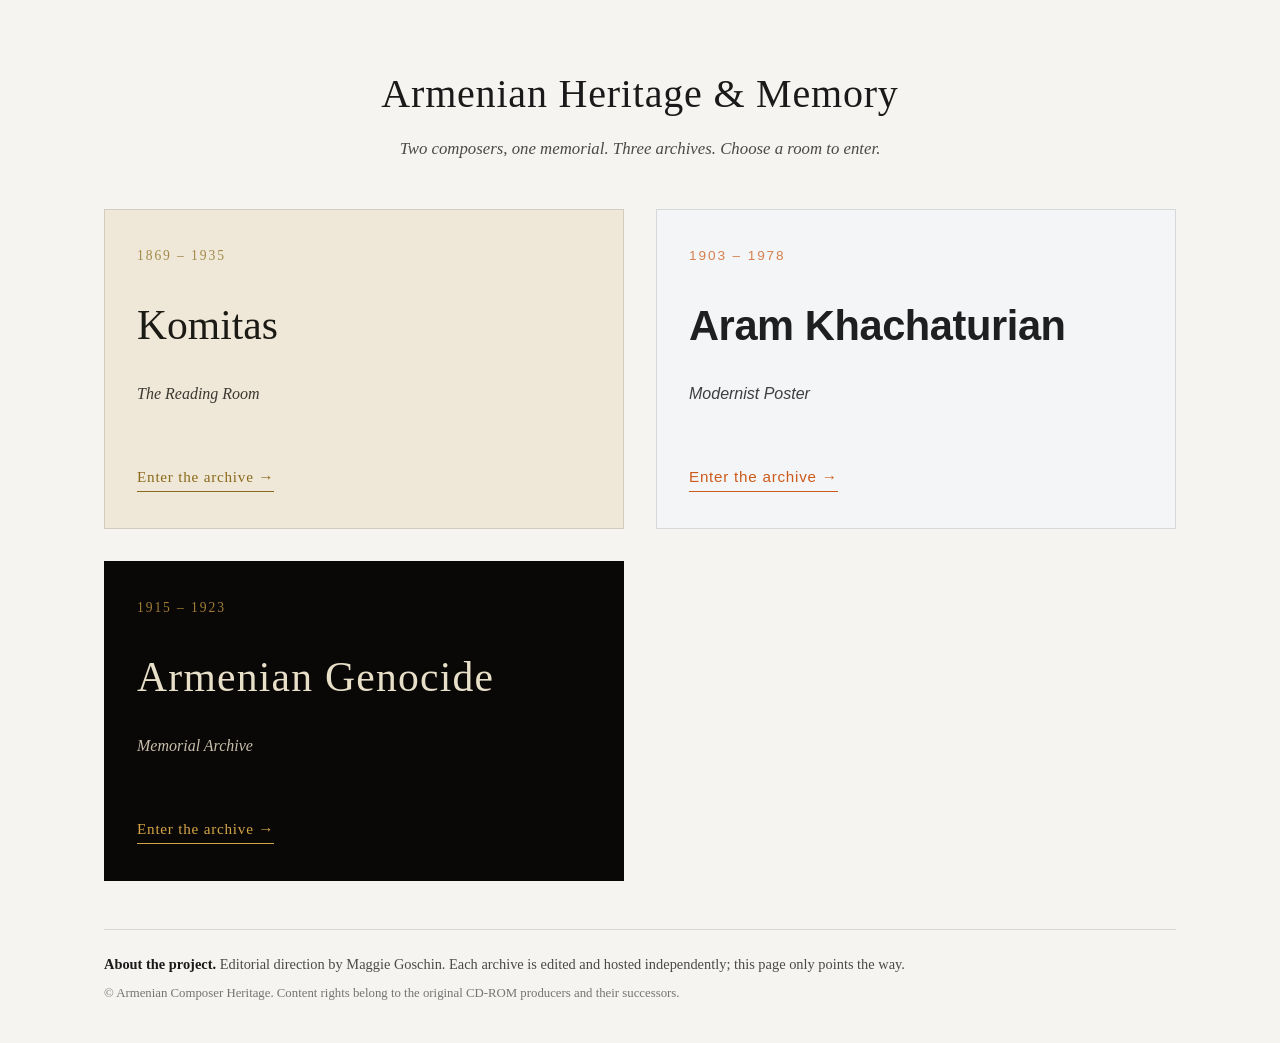
<file: index.html>
<!DOCTYPE html>
<html lang="en">
  <head>
    <meta charset="UTF-8" />
    <meta name="viewport" content="width=device-width, initial-scale=1.0" />
    <title>Armenian Composer Heritage</title>
    <meta
      name="description"
      content="A portal to two separate archives: Komitas and Aram Khachaturian."
    />
    <link rel="stylesheet" href="styles.css" />
  </head>
  <body>
    <main class="portal">
      <header class="portal-header">
        <h1>Armenian Heritage &amp; Memory</h1>
        <p class="lede">
          Two composers, one memorial. Three archives. Choose a room to enter.
        </p>
      </header>

      <section class="tiles" aria-label="Archives">
        <a
          class="tile tile--komitas"
          href="https://gareginchu.github.io/komitas-archive/"
        >
          <span class="tile__eyebrow">1869 &ndash; 1935</span>
          <span class="tile__name">Komitas</span>
          <span class="tile__tagline">The Reading Room</span>
          <span class="tile__cta">Enter the archive &rarr;</span>
        </a>

        <a
          class="tile tile--khachaturian"
          href="https://gareginchu.github.io/khachaturian-archive/"
        >
          <span class="tile__eyebrow">1903 &ndash; 1978</span>
          <span class="tile__name">Aram Khachaturian</span>
          <span class="tile__tagline">Modernist Poster</span>
          <span class="tile__cta">Enter the archive &rarr;</span>
        </a>

        <a
          class="tile tile--genocide"
          href="https://gareginchu.github.io/armenian-genocide-1915-1923/"
        >
          <span class="tile__eyebrow">1915 &ndash; 1923</span>
          <span class="tile__name">Armenian Genocide</span>
          <span class="tile__tagline">Memorial Archive</span>
          <span class="tile__cta">Enter the archive &rarr;</span>
        </a>
      </section>

      <footer class="portal-footer">
        <p class="about">
          <strong>About the project.</strong>
          Editorial direction by Maggie Goschin. Each archive is edited and
          hosted independently; this page only points the way.
        </p>
        <p class="colophon">
          &copy; Armenian Composer Heritage. Content rights belong to the
          original CD-ROM producers and their successors.
        </p>
      </footer>
    </main>
  </body>
</html>
</file>
<file: styles.css>
/* Armenian Composer Heritage - portal stylesheet
 * Deliberately restrained. The portal has no design language of its own;
 * each tile only hints at the destination archive's palette. */

*,
*::before,
*::after {
  box-sizing: border-box;
}

html,
body {
  margin: 0;
  padding: 0;
}

body {
  font-family: Georgia, "Times New Roman", serif;
  background: #f5f4f0;
  color: #1a1a1a;
  line-height: 1.5;
  min-height: 100vh;
  display: flex;
  flex-direction: column;
}

.portal {
  width: 100%;
  max-width: 1120px;
  margin: 0 auto;
  padding: 4rem 1.5rem 2rem;
  display: flex;
  flex-direction: column;
  flex: 1;
}

.portal-header {
  text-align: center;
  margin-bottom: 3rem;
}

.portal-header h1 {
  font-size: clamp(1.75rem, 3.5vw, 2.5rem);
  font-weight: 400;
  letter-spacing: 0.02em;
  margin: 0 0 0.75rem;
}

.lede {
  font-size: 1.05rem;
  color: #4a4a48;
  margin: 0;
  font-style: italic;
}

/* Tile grid */
.tiles {
  display: grid;
  grid-template-columns: 1fr;
  gap: 1.5rem;
  margin: 0 0 3rem;
  flex: 1;
}

@media (min-width: 780px) {
  .tiles {
    grid-template-columns: 1fr 1fr;
    gap: 2rem;
  }
}

.tile {
  display: flex;
  flex-direction: column;
  justify-content: space-between;
  min-height: 320px;
  padding: 2.25rem 2rem;
  text-decoration: none;
  border: 1px solid rgba(0, 0, 0, 0.12);
  transition: transform 180ms ease, box-shadow 180ms ease;
}

.tile:hover,
.tile:focus-visible {
  transform: translateY(-3px);
  box-shadow: 0 12px 32px rgba(0, 0, 0, 0.14);
  outline: none;
}

.tile__eyebrow {
  font-size: 0.85rem;
  letter-spacing: 0.14em;
  text-transform: uppercase;
  opacity: 0.75;
}

.tile__name {
  font-size: clamp(1.9rem, 3.6vw, 2.6rem);
  margin: 0.5rem 0 0.25rem;
  font-weight: 500;
  line-height: 1.1;
}

.tile__tagline {
  font-size: 1rem;
  font-style: italic;
  opacity: 0.85;
  margin-bottom: 2rem;
}

.tile__cta {
  font-size: 0.95rem;
  letter-spacing: 0.05em;
  align-self: flex-start;
  border-bottom: 1px solid currentColor;
  padding-bottom: 2px;
}

/* Komitas tile - bone paper, ink, candle-gold */
.tile--komitas {
  background: #efe8d8;
  color: #1c1a15;
  font-family: "Iowan Old Style", "Palatino Linotype", Palatino, Georgia, serif;
}

.tile--komitas .tile__eyebrow,
.tile--komitas .tile__cta {
  color: #8a6a1a;
}

.tile--komitas .tile__cta {
  border-bottom-color: #8a6a1a;
}

/* Khachaturian tile - cool white, deep charcoal, chalk-orange */
.tile--khachaturian {
  background: #f4f5f6;
  color: #1d1f21;
  font-family: "Helvetica Neue", Helvetica, Arial, sans-serif;
}

.tile--khachaturian .tile__name {
  letter-spacing: -0.01em;
  font-weight: 600;
}

.tile--khachaturian .tile__eyebrow,
.tile--khachaturian .tile__cta {
  color: #cc5a1a;
}

.tile--khachaturian .tile__cta {
  border-bottom-color: #cc5a1a;
}

/* Genocide tile — dark memorial, candle-gold, oxidised blood */
.tile--genocide {
  background: #0a0806;
  color: #e8dfc8;
  font-family: "Cinzel", Georgia, serif;
}

.tile--genocide .tile__name {
  letter-spacing: 0.03em;
  font-weight: 500;
}

.tile--genocide .tile__eyebrow,
.tile--genocide .tile__cta {
  color: #d4a548;
}

.tile--genocide .tile__cta {
  border-bottom-color: #d4a548;
}

/* Footer */
.portal-footer {
  border-top: 1px solid rgba(0, 0, 0, 0.12);
  padding-top: 1.5rem;
  font-size: 0.9rem;
  color: #4a4a48;
}

.portal-footer p {
  margin: 0 0 0.5rem;
}

.portal-footer .about strong {
  color: #1a1a1a;
}

.portal-footer .colophon {
  font-size: 0.8rem;
  opacity: 0.75;
}
</file>
